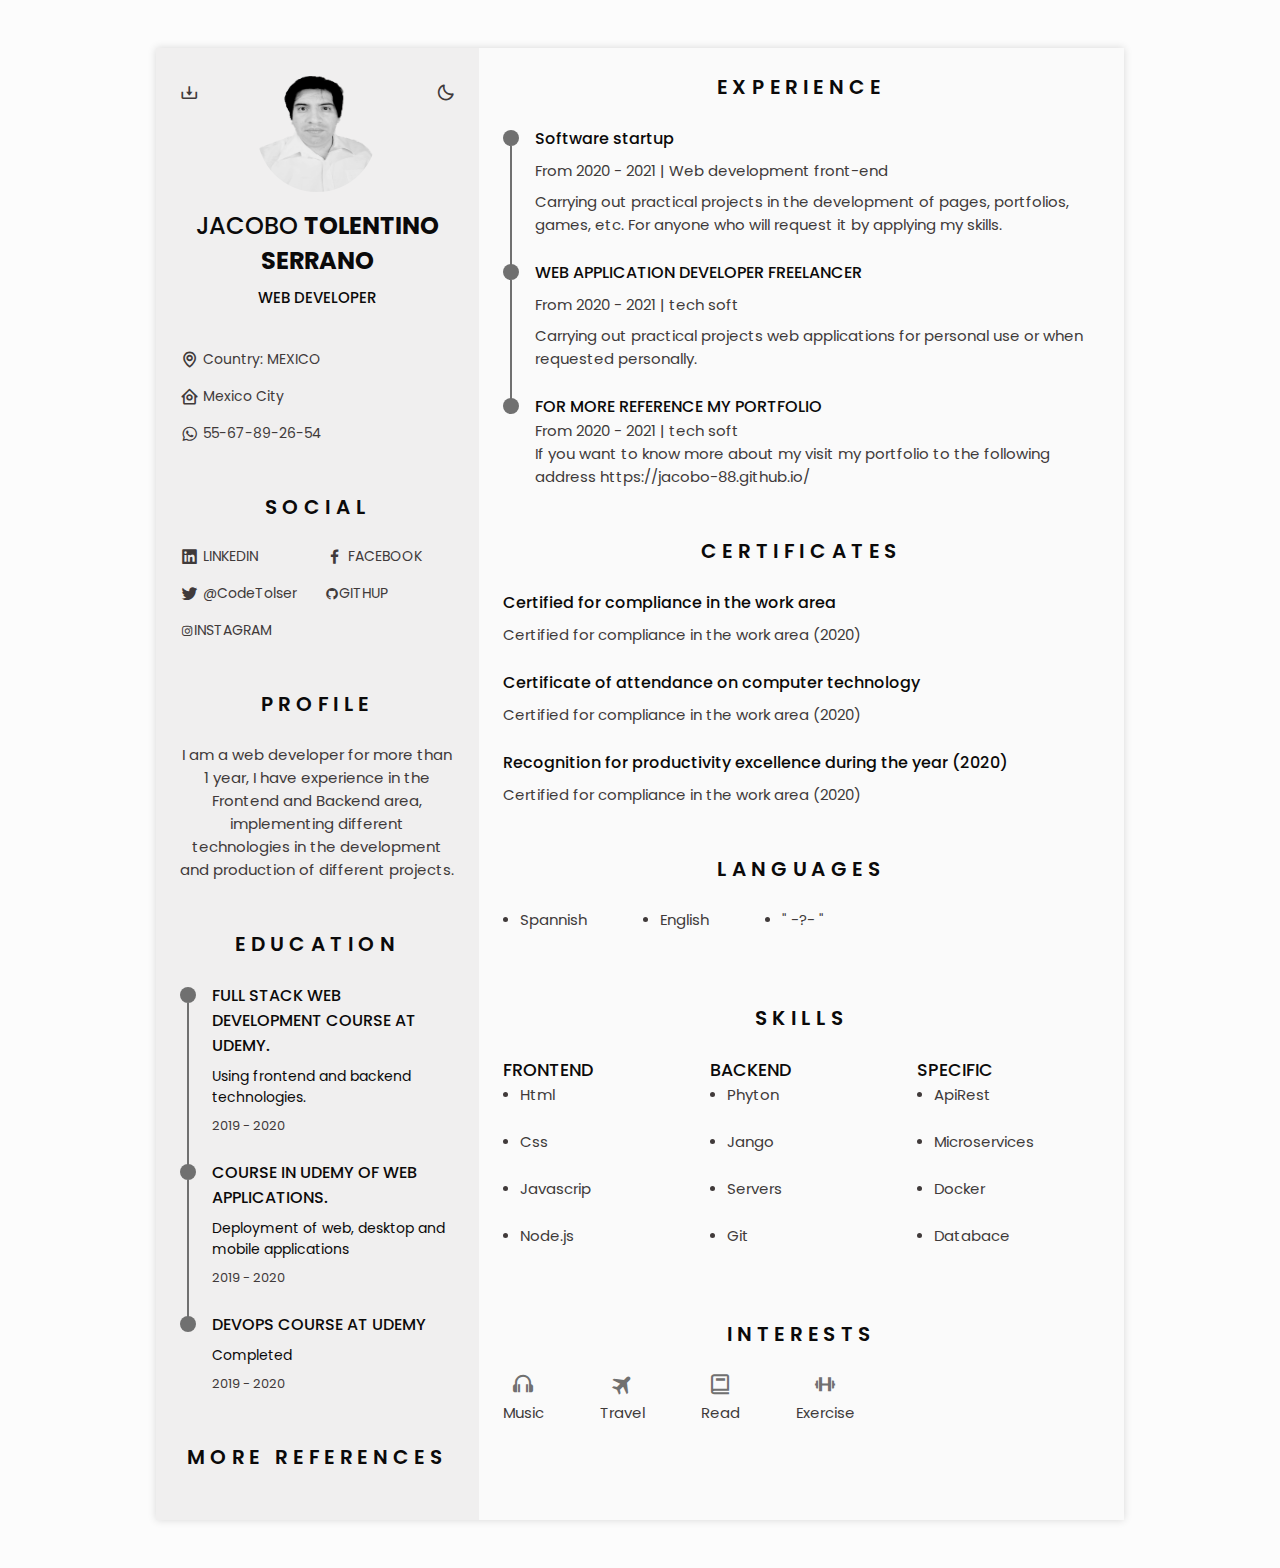
<file: my-cv/index.html>
<!DOCTYPE html>
    <html lang="en">
    <head>
        <meta charset="UTF-8">
        <meta name="viewport" content="width=device-width, initial-scale=1.0">
        <!--========== BOX ICONS ==========-->
        <link rel="stylesheet" href="https://cdn.jsdelivr.net/npm/boxicons@latest/css/boxicons.min.css">
        <!--========== CSS ==========-->
        <link rel="stylesheet" href="herram/styles.css">
        <!-- ===== favicon ===== -->
        <link  rel = "apple-touch-icon"  tamaños = "57x57"  href = "herram/favicos/apple-icon-57x57.png" > 
        <link  rel = "apple-touch-icon"  tamaños = "60x60"  href = "herram/favicos/ apple -icon-60x60.png " > 
        <link  rel = " apple-touch-icon "  tamaños = " 72x72 "  href = " herram/favicos/apple-icon-72x72.png " > 
        <link  rel = " apple-touch-icon "  tamaños = "76x76"  href = "herram/favicos/icono-apple-76x76.png" > 
        <link  rel = "apple-touch-icon "  tamaños = " 114x114 "  href = " herram/favicos/apple-icon-114x114.png "> 
        <link  rel = "apple-touch-icon"  tamaños = "120x120"  href = "herram/favicos/apple-icon-120x120.png" > 
        <link  rel = "apple-touch-icon"  tamaños = "144x144"  href = "herram/favicos/ apple-icon-144x144.png " > 
        <link  rel = " apple-touch-icon "  tamaños = " 152x152 "  href = " herram/favicos/apple-icon-152x152.png " > 
        <link  rel = "  tamaños de apple-touch-icon " = "180x180"  href = "herram/favicos/ icono-apple-180x180.png" > 
        <enlace  rel = "icono"  tipo = "imagen / png"  tamaños = "192x192"  href = "herram/favicos/android-icon-192x192.png" > 
        <link  rel = "icon"  type = "image / png"  tamaños = "32x32"  href = "herram/favicos/favicon-32x32.png" > 
        <link  rel = "icon"  type = "image / png"  tamaños = "96x96"  href = "herram/favicos/favicon-96x96.png" > 
        <link  rel = "icon"  type = "image / png"  tamaños = "16x16"  href = "herram/favicos/ favicon-16x16. png " > 
        <link  rel = " manifiesto " href = "herram/favicos/manifest.json" > 
        <meta  nombre ="msapplication-TileColor"  content = "#ffffff" > 
        <meta  name = "msapplication-TileImage"  content = "/ms-icon-144x144.png" > 
        <meta  name = "theme-color"  content = "#ffffff" >


        <title>MY CV</title>
    </head>
    <body>
        <!--========== HEADER ==========-->
        <header class="l-header" id="header">
            <nav class="nav bd-container">
                <a href="#" class="nav__logo">Jacobo</a>

                <div class="nav__menu" id="nav-menu">
                    <ul class="nav__list">
                        <li class="nav__item">
                            <a href="#home" class="nav__link active-link">
                                <i class='bx bx-home nav__icon'></i>Home
                            </a>
                        </li>

                        <li class="nav__item">
                            <a href="#profile" class="nav__link">
                                <i class='bx bx-user nav__icon'></i>Profile
                            </a>
                        </li>

                        <li class="nav__item">
                            <a href="#education" class="nav__link">
                                <i class='bx bx-book nav__icon'></i>Education
                            </a>
                        </li>

                        <li class="nav__item">
                            <a href="#skills" class="nav__link">
                                <i class='bx bx-receipt nav__icon'></i>Skills
                            </a>
                        </li>

                        <li class="nav__item">
                            <a href="#experience" class="nav__link">
                                <i class='bx bx-briefcase-alt nav__icon'></i>Experience
                            </a>
                        </li>

                        <li class="nav__item">
                            <a href="#certificates" class="nav__link">
                                <i class='bx bx-award nav__icon'></i>Certificates
                            </a>
                        </li>

                        <li class="nav__item">
                            <a href="#references" class="nav__link">
                                <i class='bx bx-link-external nav__icon'></i>References
                            </a>
                        </li>
                    </ul>
                </div>

                <div class="nav__toggle" id="nav-toggle">

                    <i class='bx bx-grid-alt'></i>
                </div>
            </nav>
        </header>
        <main class="l-main bd-container">
            <!-- All elements within this div, is generated in PDF -->
            <div class="resume" id="area-cv">
                <div class="resume__left">
                    <!--========== HOME ==========-->
                    <section class="home" id="home">
                        <div class="home__container section bd-grid">
                            <div class="home__data bd-grid">
                                <img loading="lazy" src="herram/img/tol1.png" alt="" class="home__img">


                                <h1 class="home__title">JACOBO <b>TOLENTINO SERRANO</b></h1>
                                <h3 class="home__profession">WEB DEVELOPER</h3>

                                <!-- Button to download your CV -->
                                <div>
                                    <a download="" href="herram/pdf/MyCvEsp2.pdf" class="home__button-movil">Download</a>
                                </div>
                            </div>


                            <div class="home__address bd-grid">
                                <span class="home__information">
                                    <i class='bx bx-map home__icon' ></i> Country: MEXICO
                                </span>
                                <span class="home__information">
                                    <i class='bx bx-home-circle home__icon' ></i> Mexico City
                                </span>
                                <span class="home__information">
                                    <i class='bx bxl-whatsapp home__icon' ></i> 55-67-89-26-54
                                </span>
                            </div>
                        </div>
                        <!-- Theme change button -->
                        <i class='bx bx-moon change-theme' title="Theme" id="theme-button"></i>

                        <!-- Button to generate and download the pdf. Available for desktop. -->
                        <i class='bx bx-download generate-pdf' title="Generate PDF" id="resume-button"></i>
                    </section>
                    <!--========== SOCIAL ==========-->
                    <section class="social section">
                        <h2 class="section-title">SOCIAL</h2>


                        <div class="social__container bd-grid">
                            <a href="https://www.linkedin.com/mwlite/in/jacobo-tolentino-serrano-6bb0761b8" target="_blank" class="social__link">
                                <i class='bx bxl-linkedin-square social__icon'></i>  LINKEDIN
                            </a>
                            <a href="https://www.facebook.com/TOLSER14" target="_blank" class="social__link">
                                <i class='bx bxl-facebook social__icon'></i>  FACEBOOK
                            </a>
                            <a href="https://mobile.twitter.com/codetolser" target="_blank" class="social__link">
                                <i class='bx bxl-twitter social__icon'></i>  @CodeTolser
                            </a>
                            <a href="https://github.com/Jacobo-88" target="_blank" class="social__link">
                                <i class='bx bxl-github'></i>  GITHUP
                            </a>
                            <a href="https://www.instagram.com/codetolser/" target="_blank" class="social__link">
                                <i class='bx bxl-instagram'></i>  INSTAGRAM
                            </a>
                        </div>
                    </section>
                    <!--========== PROFILE ==========-->
                    <section class="profile section" id="profile">
                       <h2 class="section-title">PROFILE</h2>
                       <p class="profile__description">I am a web developer for more than 1 year, I have experience in the Frontend and Backend area, implementing different technologies in the development and production of different projects.</p> </section>
                    <!--========== EDUCATION ==========-->
                    <section class="education section" id="education">
                        <h2 class="section-title">EDUCATION</h2>


                        <div class="education__container bd-grid">
                            <div class="education__content">
                                <div class="education__time">
                                    <span class="education__rounder"></span>
                                    <span class="education__line"></span>
                                </div>


                                <div class="education__data bd-grid">
                                    <h3 class="education__title">FULL STACK WEB DEVELOPMENT COURSE AT UDEMY.</h3>
                                    <span class="education__studies">Using frontend and backend technologies.</span>
                                    <span class="education__year">2019 - 2020</span>
                                </div>
                            </div>


                            <div class="education__content">
                                <div class="education__time">
                                    <span class="education__rounder"></span>
                                    <span class="education__line"></span>
                                </div>


                                <div class="education__data bd-grid">
                                    <h3 class="education__title">COURSE IN UDEMY OF WEB APPLICATIONS.</h3>
                                    <span class="education__studies">Deployment of web, desktop and mobile applications</span>
                                    <span class="education__year">2019 - 2020</span>
                                </div>
                            </div>


                            <div class="education__content">
                                <div class="education__time">
                                    <span class="education__rounder"></span>
                               <!-- <span class="education__line"></span>-->
                                </div>


                                <div class="education__data bd-grid">
                                    <h3 class="education__title">DEVOPS COURSE AT UDEMY</h3>
                                    <span class="education__studies">Completed</span>
                                    <span class="education__year">2019 - 2020</span>
                                </div>
                            </div>
                        </div>
                    </section>
                    <!--========== References  ==========-->
                    <section class="references section" id="references">
                        <h2 class="section-title">MORE REFERENCES</h2>
                        <div class="references__container bd-grid">
                             <!--<div class="references__content">
                                <div class="references__time">
                                    <span class="references__rounder"></span>
                                    <!--     <span class="references__line"></span>--
                                </div>
                                <div class="references__data bd-grid">
                                    <h3 class="references__title">Carlos P. School Principal</h3>
                                    <span class="references__studies">Phone : 5551802180</span>
                                 <!--   <span class="references__year"></span> --
                                </div>
                             </div>-->
                        </div>
                    </section>       
                </div>
                <div class="resume__right">
                    <!--========== EXPERIENCE =======--> 
                    <section class="experience section" id="experience">
                       <h2 class="section-title">EXPERIENCE</h2>

                       <div class="experience__container bd-grid">
                           <div class="experience__content">
                               <div class="experience__time">
                                   <span class="experience__rounder"></span>
                                   <span class="experience__line"></span>
                               </div>


                               <div class="experience__data bd-grid">
                                   <h3 class="experience__title">Software startup</h3>
                                   <span class="experience__conpany">From 2020 - 2021 | Web development front-end</span>
                                   <p class="experience__description">Carrying out practical projects in the development of pages, portfolios, games, etc.  For anyone who will request it by applying my skills.</p>
                               </div>
                           </div>
                           <div class="experience__content">
                               <div class="experience__time">
                                   <span class="experience__rounder"></span>
                                   <span class="experience__line"></span>
                               </div>

                               <div class="experience__data bd-grid">
                                   <h3 class="experience__title">WEB APPLICATION DEVELOPER FREELANCER</h3>
                                   <span class="experience__conpany">From 2020 - 2021 | tech soft</span>
                                   <p class="experience__description">Carrying out practical projects web applications for personal use or when requested personally.</p>
                               </div>
                           </div>
                           <div class="experience__content">
                               <div class="experience__time">
                                   <span class="experience__rounder"></span>
                                   <!-- <span class="experience__line"></span>-->
                               </div>

                                <div>
                                    <h3 class="experience__title">FOR MORE REFERENCE MY PORTFOLIO</h3>
                                    <span class="experience__conpany">From 2020 - 2021 | tech soft</span>
                                    <p class="experience__description">If you want to know more about my visit my portfolio to the following address https://jacobo-88.github.io/</p>
                                </div>
                           </div>
                       </div>
                    </section>
                    <!--========== CERTIFICATES ==========-->
                    <section class="certificate section" id="certificates">
                       <h2 class="section-title">CERTIFICATES</h2>


                       <div class="certificate__container bd-grid">
                           <div class="certificate__content">
                               <h3 class="certificate__title">Certified for compliance in the work area </h3>
                               <p class="certificate__description">Certified for compliance in the work area (2020)</p>
                           </div>

                           <div class="certificate__content">
                               <h3 class="certificate__title">Certificate of attendance on computer technology</h3>
                               <p class="certificate__description">Certified for compliance in the work area (2020)</p>
                           </div>

                           <div class="certificate__content">
                               <h3 class="certificate__title">Recognition for productivity excellence during the year (2020)</h3>
                               <p class="certificate__description">Certified for compliance in the work area (2020)</p>
                           </div>
                       </div>
                    </section>
                    <!--========== LANGUAGES ==========-->
                    <section class="languages section">
                       <h2 class="section-title">LANGUAGES</h2>
                       <div class="languages__container">
                           <ul class="languages__content bd-grid">
                               <li class="languages__name">
                                   <span class="languages__circle"></span>Spannish
                               </li>
                               <li class="languages__name">
                                   <span class="languages__circle"></span>English
                               </li>
                               <li class="languages__name">
                                   <span class="languages__circle"></span>" -?- "
                               </li>
                           </ul>
                       </div>
                    </section>
                    <!--========== Skills ==========-->
                    <section class="skills section" id="skills">
                        <h2 class="section-title">SKILLS</h2>

                        <div class="skills__content bd-grid">
                            <ul class="skills__data"><h3>FRONTEND</h3>
                                <li class="skills__name">
                                    <span class="skills__circle"></span>Html
                                </li>
                                <li class="skills__name">
                                    <span class="skills__circle"></span>Css
                                </li>
                                <li class="skills__name">
                                    <span class="skills__circle"></span>Javascrip
                                </li>
                                <li class="skills__name">
                                    <span class="skills__circle"></span>Node.js
                                </li>
                            </ul>

                            <ul class="skills__data"><h3>BACKEND</h3>
                                <li class="skills__name">
                                    <span class="skills__circle"></span>Phyton
                                </li>
                                <li class="skills__name">
                                    <span class="skills__circle"></span>Jango
                                </li>
                                <li class="skills__name">
                                    <span class="skills__circle"></span>Servers
                                </li>
                                <li class="skills__name">
                                    <span class="skills__circle"></span>Git
                                </li>
                            </ul>

                            <ul class="skills__data"><h3>SPECIFIC</h3>
                                <li class="skills__name">
                                    <span class="skills__circle"></span>ApiRest
                                </li>
                                <li class="skills__name">
                                    <span class="skills__circle"></span>Microservices
                                </li>
                                <li class="skills__name">
                                    <span class="skills__circle"></span>Docker
                                </li>
                                <li class="skills__name">
                                    <span class="skills__circle"></span>Databace
                                </li>
                            </ul>
                        </div>   
                    </section>
                    <!--========== INTERESTS ==========-->
                    <section class="interests section">
                       <h2 class="section-title">INTERESTS</h2>
                       <div class="interests__container bd-grid">
                           <div class="interests__content">
                               <i class='bx bx-headphone interests__icon' ></i>
                               <span class="interests__name">Music</span>
                           </div>

                           <div class="interests__content">
                               <i class='bx bxs-plane-alt interests__icon' ></i>
                               <span class="interests__name">Travel</span>
                           </div>

                           <div class="interests__content">
                               <i class='bx bx-book interests__icon' ></i>
                               <span class="interests__name">Read</span>
                           </div>

                           <div class="interests__content">
                               <i class='bx bx-dumbbell interests__icon' ></i>
                               <span class="interests__name">Exercise</span>
                           </div>
                       </div>
                    </section>
                </div>
            </div>        
        </main>

        <!--========== SCROLL TOP ==========-->
        <a href="#" class="scrolltop" id="scroll-top">
            <i class='bx bx-up-arrow-alt scrolltop__icon' ></i>
        </a>

        <!--========== HTML2PDF ==========-->
        <script src="herram/js/html2pdf.bundle.min.js"></script>

        <!--========== MAIN JS ==========-->
        <script src="herram/js/main.js"></script>
    </body>
</html>
</file>
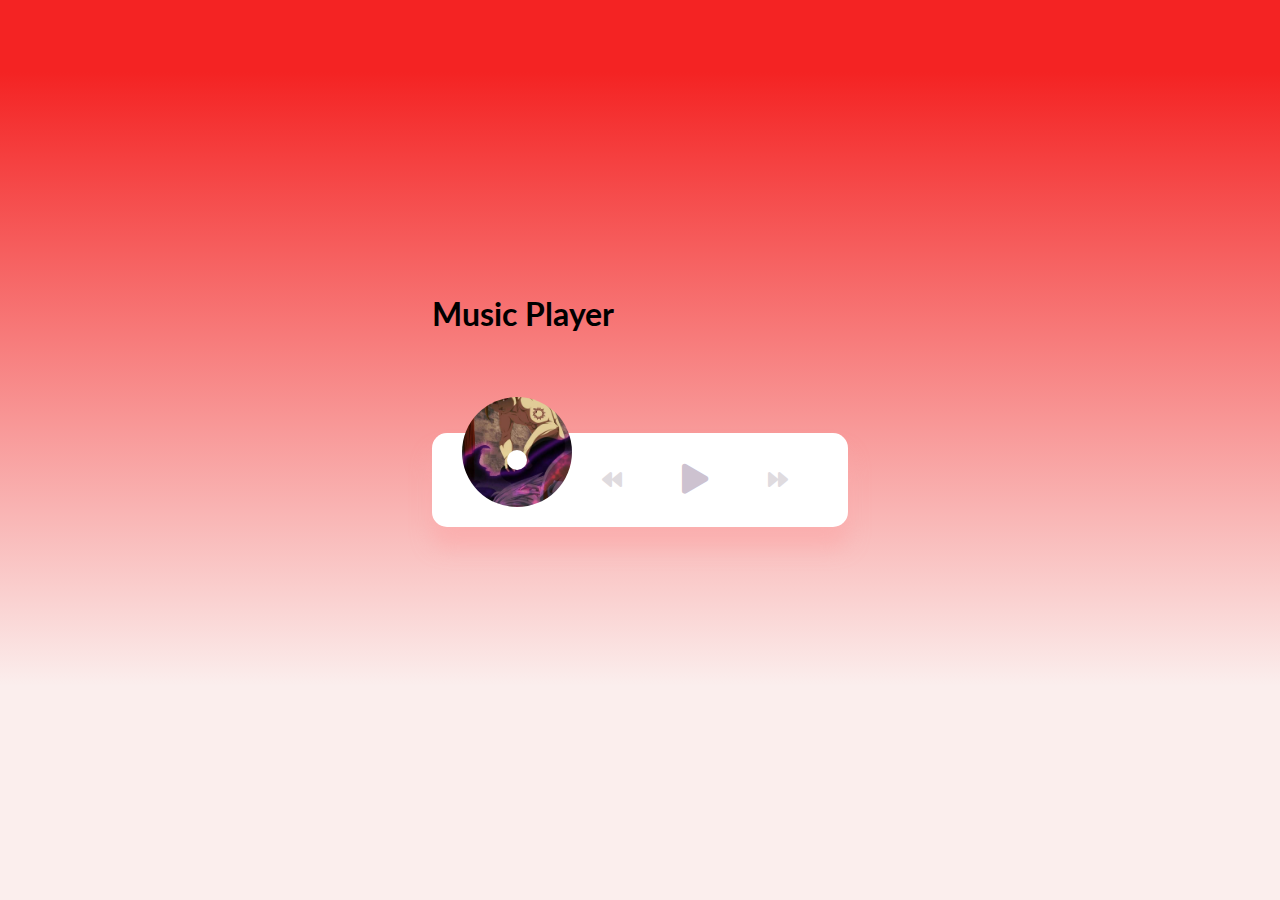
<file: Reproductor-Music/index.html>
<!DOCTYPE html>
<html lang="en">
<head>
  <meta charset="UTF-8">
  <meta name="viewport" content="width=device-width, initial-scale=1.0">
  <link rel="stylesheet" href="style.css">
  <link rel="stylesheet" href="https://cdnjs.cloudflare.com/ajax/libs/font-awesome/5.15.3/css/all.min.css" referrerpolicy="no-referrer" />
  <!-- ===== favicon ===== -->

  <link  rel = "apple-touch-icon"  tamaños = "57x57"  href = "favico/apple-icon-57x57.png" > 
  <link  rel = "apple-touch-icon"  tamaños = "60x60"  href = "favico/ apple -icon-60x60.png " > 
  <link  rel = " apple-touch-icon "  tamaños = " 72x72 "  href = "favico/apple-icon-72x72.png " > 
  <link  rel = " apple-touch-icon "  tamaños = "76x76"  href = "favico/icono-apple-76x76.png" > 
  <link  rel = "apple-touch-icon "  tamaños = " 114x114 "  href = "favico/apple-icon-114x114.png "> 
  <link  rel = "apple-touch-icon"  tamaños = "120x120"  href = "favico/apple-icon-120x120.png" > 
  <link  rel = "apple-touch-icon"  tamaños = "144x144"  href = "favico/ apple-icon-144x144.png " > 
  <link  rel = " apple-touch-icon "  tamaños = " 152x152 "  href = "favico/apple-icon-152x152.png " > 
  <link  rel = "  tamaños de apple-touch-icon " = "180x180"  href = "favico/ icono-apple-180x180.png" > 
  <enlace  rel = "icono"  tipo = "imagen / png"  tamaños = "192x192"  href = "favico/android-icon-192x192.png" > 
  <link  rel = "icon"  type = "image / png"  tamaños = "32x32"  href = "favico/favicon-32x32.png" > 
  <link  rel = "icon"  type = "image / png"  tamaños = "96x96"  href = "favico/favicon-96x96.png" > 
  <link  rel = "icon"  type = "image / png"  tamaños = "16x16"  href = "favico/ favicon-16x16. png " > 
  <link  rel = " manifiesto " href = "favico/manifest.json" > 
  <meta  nombre ="msapplication-TileColor"  content = "#ffffff" > 
  <meta  name = "msapplication-TileImage"  content = "/ms-icon-144x144.png" > 
  <meta  name = "theme-color"  content = "#ffffff" >

  <title>Music</title>
</head>
<body> 
  <h1>Music Player</h1>

  <div class="music-container" id="music-container">
    <div class="music-info">
      <h4 id="title"></h4>
      <div class="progress-container" id="progress-container">
        <div class="progress" id="progress"></div>
      </div>
    </div>

    <audio src="music/ukulele.mp3" id="audio"></audio>

    <div class="img-container">
      <img src="imag/ukulele.jpg" alt="music-cover" id="cover">
    </div>

    <div class="navigation">
      <button id="prev" class="action-btn">
        <i class="fas fa-backward"></i>
      </button>
      <button id="play" class="action-btn action-btn-big">
        <i class="fas fa-play"></i>
      </button>
      <button id="next" class="action-btn">
        <i class="fas fa-forward"></i>
      </button>
    </div>
  </div>


  <script src="main.js"></script>
</body>
</html>
</file>
<file: my-cv/herram/styles.css>
/*===== GOOGLE FONTS =====*/
@import url('https://fonts.googleapis.com/css2?family=Poppins:wght@400;500;600&display=swap');

/*===== VARIABLES CSS =====*/
:root {
  --header-height: 3rem;
  
  /*========== Colors ==========*/
  --title-color: #0B0A0A;
  --text-color: #403A3A;
  --text-color-light: #707070;
  --container-color: #FAFAFA;
  --container-color-alt: #F0EFEF;
  --body-color: #FCFCFC;

  /*========== Font and typography ==========*/
  --body-font: 'Poppins', sans-serif;
  --h1-font-size: 1.5rem;
  --h2-font-size: 1.25rem;
  --h3-font-size: 1rem;
  --normal-font-size: .938rem;
  --small-font-size: .875rem;
  --smaller-font-size: .813rem;

  /*========== Font weight ==========*/
  --font-medium: 500;
  --font-semi-bold: 600;

  /*========== Margenes ==========*/
  --mb-1: .5rem;
  --mb-2: 1rem;
  --mb-3: 1.5rem;

  /*========== z index ==========*/
  --z-tooltip: 10;
  --z-fixed: 100;
}

/*========== BASE ==========*/
*,::before,::after{
  box-sizing: border-box;
}
html{
  scroll-behavior: smooth;
}

/*========== Variables Dark theme ==========*/
body.dark-theme{
  --title-color: #F2F2F2;
  --text-color: #BFBFBF;
  --container-color: #212121;
  --container-color-alt: #181616;
  --body-color: #282828;
}

/*========== Button Dark/Light ==========*/
.change-theme{
  position: absolute;
  right: 0;
  top: 2.2rem;
  display: flex;
  color: var(--text-color);
  font-size: 1.2rem;
  cursor: pointer;
}
.change-theme:hover{
  color: var(--title-color);
}

/*========== Font size variables to scale cv ==========*/
body.scale-cv{
  --h1-font-size: .938rem;
  --h2-font-size: .938rem;
  --h3-font-size: .875rem;
  --normal-font-size: .813rem;
  --small-font-size: .75rem;
  --smaller-font-size: .688rem;
}

/*========== Generate PDF button ==========*/
.generate-pdf{
  display: none;
  position: absolute;
  top: 2.2rem;
  left: 0;
  font-size: 1.2rem;
  color: var(--text-color);
  cursor: pointer;
}
.generate-pdf:hover{
  color: var(--title-color);
}

/*========== Classes modified to reduce size and print on A4 sheet ==========*/
.scale-cv .change-theme,
.scale-cv .generate-pdf{
  display: none;
}
.scale-cv .bd-container{
  max-width: 595px;
}
.scale-cv .section{
  padding: 1.5rem 0 .80rem;
}
.scale-cv .section-title{
  margin-bottom: .75rem;
}
.scale-cv .resume__left,
.scale-cv .resume__right{
  padding: 0 1rem;
}
.scale-cv .home__img{
  width: 90px;
  height: 90px;
}
.scale-cv .home__container{
  gap: 1.5rem;
}
.scale-cv .home__data{
  gap: .25rem;
}
.scale-cv .home__address,
.scale-cv .social__container{
  gap: .75rem;
}
.scale-cv .home__icon,
.scale-cv .social__icon,
.scale-cv .interests__icon{
  font-size: 1rem;
}
.scale-cv .references__container{
  height: 5px;

}
.scale-cv .education__container,
.scale-cv .experience__container,
.scale-cv .certificate__container{
  gap: 1rem;
}
.scale-cv .education__time,
.scale-cv .experience__time{
  padding-right: .5rem;
}
.scale-cv .education__rounder,
.scale-cv .experience__rounder{
  width: 11px;
  height: 11px;
  margin-top: .22rem;
}
.scale-cv .education__line,
.scale-cv .experience__line{
  width: 1px;
  height: 110%;
  transform: translate(5px, 0);
}
.scale-cv .education__data,
.scale-cv .experience__data{
  gap: .25rem;
}
.scale-cv .skills__name{
  margin-bottom: var(--mb-1);
}
.scale-cv .interests__container{
  column-gap: 2.5rem;
}
body{
  margin: 0 0 var(--header-height) 0;
  padding: 0;
  font-family: var(--body-font);
  font-size: var(--normal-font-size);
  background-color: var(--body-color);
  color: var(--text-color);
}
h1,h2,h3,ul,p{
  margin: 0;
}
h1,h2,h3{
  color: var(--title-color);
  font-weight: var(--font-medium);
}
ul{
  padding: 0;
  list-style: none;
}
a{
  text-decoration: none;
}
img{
  max-width: 100%;
  height: auto;
}

/*========== CLASS CSS ==========*/
.section{
  padding: 1.5rem 0;
}
.section-title{
  font-size: var(--h2-font-size);
  color: var(--title-color);
  font-weight: var(--font-semi-bold);
  text-transform: uppercase;
  letter-spacing: .35rem;
  text-align: center;
  margin-bottom: var(--mb-3);
}

/*========== LAYOUT ==>*/  
.bd-container{
  max-width: 968px;
  width: calc(100% - 3rem);
  margin-left: var(--mb-3);
  margin-right: var(--mb-3);
}
.bd-grid{
  display: grid;
  gap: 1.5rem;
}
.l-header{
  width: 100%;
  position: fixed;
  bottom: 0;
  left: 0;
  z-index: var(--z-fixed);
  background-color: var(--body-color);
  box-shadow: 0 -1px 4px rgba(0,0,0.1);
  transition: .3s;
}
/*========== NAV ==========*/
.nav{
  height: var(--header-height);
  display: flex;
  justify-content: space-between;
  align-items: center;
}
@media only screen and (max-width:968px){
  .nav__menu{
    position: fixed;
    bottom: -100%;
    left: 0;
    width: 100%;
    padding: 2rem 1.5rem;
    background-color: var(--body-color);
    box-shadow: 0 1px 4px rgba(0,0,0.1);
    border-radius: 1rem 1rem 0 0;
    z-index: var(--z-fixed);
    transition: .3s;
  }
}
.nav__logo,
.nav__toggle{
  color: var(--title-color);
  font-weight: var(--font-medium);
}
.nav__toggle{
  font-size: 1.2rem;
  cursor: pointer;
}
.nav__item{
  text-align: center;
}
.nav__list{
  display: grid;
  grid-template-columns: repeat(3, 1fr);
  gap: 2rem;
}
.nav__link{
  display: flex;
  flex-direction: column;
  font-size: var(--smaller-font-size);
  color: var(--text-color-light);
  font-weight: var(--font-medium);
}
.nav__link:hover{
  color: var(--title-color);
}
.nav__icon{
  font-size: 1.2rem;
  margin-bottom: var(--mb-1);
}

/* Show menu */
.show-menu{
  bottom: var(--header-height);
}

/* Active menu link */
.active-link{
  color: var(--title-color);
}

/*========== HOME ==========*/
.home{
  position: relative;
}
.home__container{
  gap: 3rem;
}
.home__data{
  gap: .5rem;
  text-align: center;
}
.home__img{
  width: 120px;
  height: 120px;
  border-radius: 50%;
  justify-self: center;
  margin-bottom: var(--mb-1);
}
.home__title{
  font-size: var(--h1-font-size);
}
.home__profession{
  font-size: var(--normal-font-size);
  margin-bottom: var(--mb-1);
}
.home__address{
  gap: 1rem;
}
.home__information{
  display: flex;
  align-items: center;
  font-size: var(--small-font-size);
}
.home__icon{
  font-size: 1.2rem;
  margin-right: .25rem;
}
.home__button-movil{
  display: inline-block;
  border: 2px solid var(--text-color);
  color: var(--title-color);
  padding: 1rem 2rem;
  border-radius: .25rem;
  transition: .3s;
  font-weight: var(--font-medium);
  margin-top: var(--mb-3);
}
.home__button-movil:hover{
  background-color: var(--text-color);
  color: var(--container-color);
}
/*========== SOCIAL ==========*/
.social__container{
  grid-template-columns: repeat(2, 1fr);
  gap: 1rem;
}
.social__link{
  display: inline-flex;
  align-items: center;
  font-size: var(--small-font-size);
  color: var(--text-color);
}
.social__link:hover{
  color: var(--title-color);
}
.social__icon{
  font-size: 1.2rem;
  margin-right: .25rem;
}

/*========== PROFILE ==========*/
.profile__description{
  text-align: center;
  gap: .5rem;
}

/*========== EDUCATION AND EXPERIENCE AND REFERENCES==========*/
.education__content,
.references__content,
.experience__content{
  display: flex;
}
.education__time,
.references__time,
.experience__time{
  padding-right: 1rem;
}
.education__rounder,
.references__rounder,
.experience__rounder{
  position: relative;
  display: block;
  width: 16px;
  height: 16px;
  background-color: var(--text-color-light);
  border-radius: 50%;
  margin-top: .25rem;
}
.education__line,
.references__line,
.experience__line{
  display: block;
  width: 2px;
  height: 110%;
  background-color: var(--text-color-light);
  transform: translate(7px, 0);
}
.education__data,
.references__data,
.experience__data{
  gap: .5rem;
}
.education__title,
.references__title,
.experience__title{
  font-size: var(--h3-font-size);
}
.education__studies,
.references__studies,
.experience__company{
  font-size: var(--small-font-size);
  color: var(--title-color);
}
.references__year,
.education__year{
  font-size: var(--smaller-font-size);
}
/*========== CERTIFICATES ==========*/
.certificate__title{
  font-size: var(--h3-font-size);
  margin-bottom: var(--mb-1);
}
/*========== SKILLS AND LANGUAGES ==========*/
.skills__content,
.languages__content{
  grid-template-columns: repeat(3, 1fr);
}
.skills__name,
.languages__name{
  display: flex;
  align-items: center;
  margin-bottom: var(--mb-3);
}
.skills__circle,
.languages__circle{
  display: inline-block;
  width: 5px;
  height: 5px;
  background-color: var(--text-color);
  border-radius: 50%;
  margin-right: .75rem;
}
/*========== INTERESTS ==========*/
.interests__container{
  grid-template-columns: repeat(3, 1fr);
  margin-top: var(--mb-2);
}
.interests__content{
  display: flex;
  flex-direction: column;
  align-items: center;
}
.interests__icon{
  font-size: 1.5rem;
  color: var(--text-color-light);
  margin-bottom: .25rem;
}

/* Scroll top */
.scrolltop{
  position: fixed;
  right: 1rem;
  bottom: -20%;
  display: flex;
  justify-content: center;
  align-items: center;
  padding: .3rem;
  background-color: var(--container-color-alt);
  border-radius: .4rem;
  z-index: var(--z-tooltip);
  transition: .4s;
  visibility: hidden;
}
.scrolltop__icon{
  font-size: 1.2rem;
  color: var(--text-color);
}
.show-scroll{
  visibility: visible;
  bottom: 5rem;
}

/*========== MEDIA QUERIES ==========*/
/* For small devices, menu two columns */
@media only screen and (max-width:320px){
  .nav__list{
    grid-template-columns: repeat(2, 1fr);
    gap: 1rem .5rem;
  }
}

/* Classes modified for large screen size */
@media only screen and (min-width:968px){
  body{
    margin: 3rem 0;
  }
  .bd-container{
    margin-left: auto;
    margin-right: auto;
  }
  .l-header,
  .scrolltop{
    display: none;
  }
  .resume{
    display: grid;
    grid-template-columns: .5fr 1fr;
    background-color: var(--container-color);
    box-shadow: 0 0 8px rgba(13,12,12,.15);
  }
  .resume__left{
    background-color: var(--container-color-alt);
  }
  .resume__left,
  .resume__right{
    padding: 0 1.5rem;
  }
  .generate-pdf{
    display: inline-block;
  }
  .section-title,
  .profile__description{
    text-align: center;
    gap: 3.5rem;
  }
  .home__container{
    gap: 1.5rem;
  }
  .home__button-movil{
    display: none;
  }
  .languages__content{
    grid-template-columns: repeat(3, max-content);
    column-gap: 3.5rem;
  }
  .references__container{
    grid-template-columns: repeat(1, 1fr);
    column-gap: 3.5rem;
  }
  .interests__container{
    grid-template-columns: repeat(4, max-content);
    column-gap: 3.5rem;
  }
  .skills__container{
    grid-template-columns: repeat(3, max-content);
    column-gap: 3.5rem;
  }
}
</file>
<file: Reproductor-Music/style.css>
@import url('https://fonts.googleapis.com/css?family=Lato&displa=swap');

*{
  box-sizing: border-box;
}

body{
  height: 100vh;
  margin: 0;
  font-family: 'Lato', sans-serif;
  background-image: linear-gradient(0deg,rgb(251,238,237) 23.8%, rgb(244,35,35) 92%);
  display: flex;
  flex-direction: column;
  align-items: center;
  justify-content: center;
}

.music-container{
  background-color: #fff;
  border-radius: 15px;
  box-shadow: 0 20px 20px 0 rgba(252,169,169, 0.6);
  display: flex;
  padding: 20px 30px;
  position: relative;
  margin: 100px 0;
  z-index: 10;
}

.img-container{
  position: relative;
  width: 110px;
}

.img-container::after{
  content: '';
  background-color: #fff;
  height: 20px;
  width: 20px;
  position: absolute;
  left: 50%;
  bottom: 50%;
  border-radius: 50%;
  transform: translate(-50%, -50%);
}

.img-container img{
  width: inherit;
  height: 110px;
  border-radius: 50%;
  object-fit: cover;
  position: absolute;
  bottom: 0;
  left: 0;

  animation: rotate 3s linear infinite;

  animation-play-state: paused;
}

.music-container.play .img-container img{
  animation-play-state: running;
}

@keyframes rotate{
  from{
    transform: rotate(0deg);
  }


  to{
    transform: rotate(360deg);
  }
}

.navigation{
  display: flex;
  align-items: center;
  justify-content: center;
  z-index: 1;
}

.action-btn{
  background-color: #fff;
  border: 0;
  color: #dfdbdf;
  font-size: 20px;
  cursor: pointer;
  padding: 10px;
  margin: 0 20px;
}

.action-btn.action-btn-big{
  color: #cdc2d0;
  font-size: 30px;
}

.action-btn:focus{
  outline: 0;
}

.music-info{
  background-color: rgba(255, 255, 255, 0.5);
  border-radius: 15px 15px 0 0;
  position: absolute;
  top: 0;
  left: 20px;
  width: calc(100% - 40px);
  padding: 10px 10px 10px 150px;
  opacity: 0;
  transform: translateY(0%);
  transition: transform 0.3s ease-in, opacity 0.3s ease-in;
  z-index: 0;
}

.music-info h4{
  margin: 0;
}

.music-container.play .music-info{
  opacity: 1;
  transform: translateY(-100%);
}

.progress-container{
  background: #fff;
  border-radius: 5px;
  cursor: pointer;
  margin: 10px 0;
  height: 4px;
  width: 100%;
}

.progress{
  background-color: #ff0000;
  border-radius: 5px;
  height: 100%;
  width: 0%;
  transition: width 0.1s linear;
}
</file>
